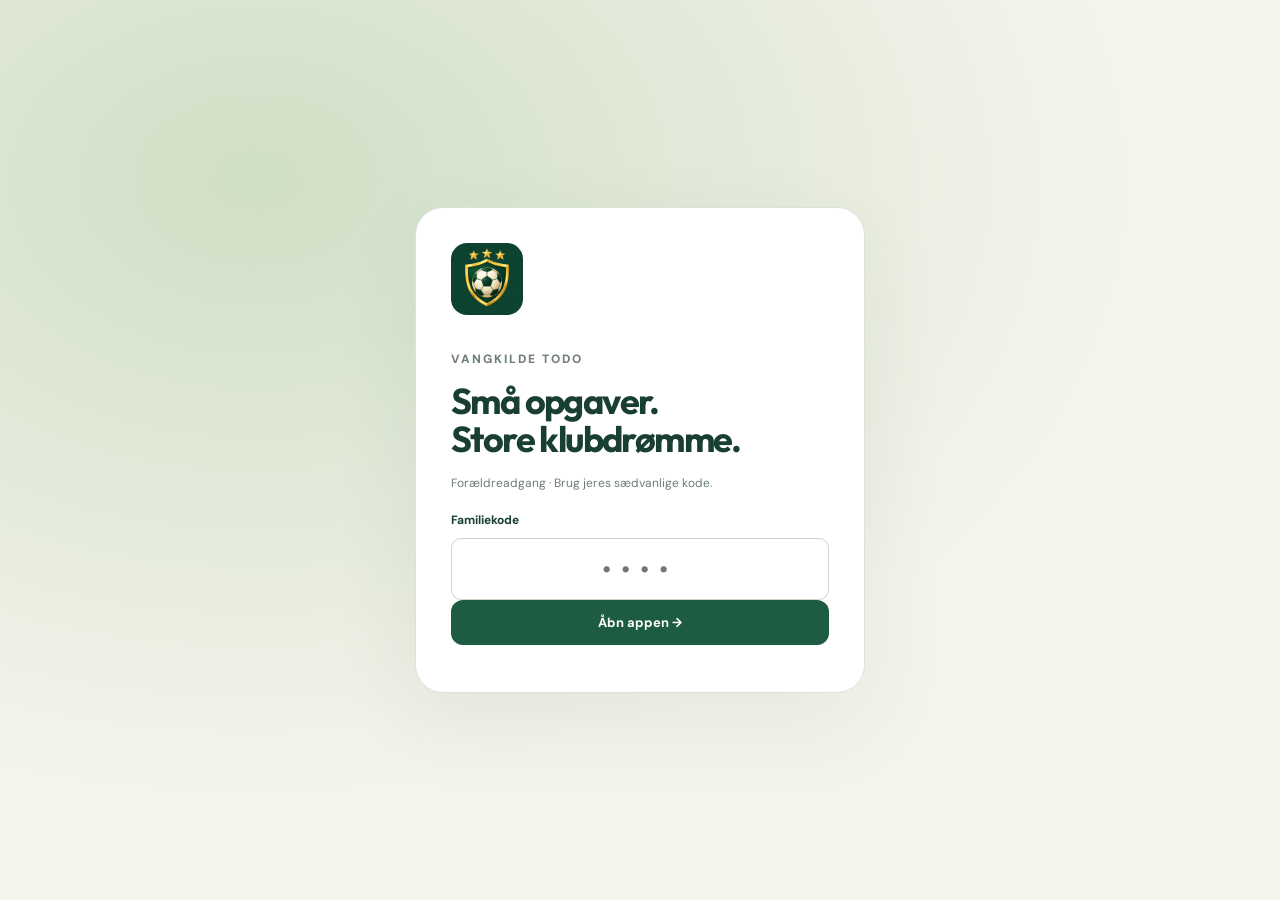
<file: index.html>
<!DOCTYPE html>
<html lang="da">
<head>
<meta charset="UTF-8"><meta name="viewport" content="width=device-width,initial-scale=1">
<meta name="apple-mobile-web-app-capable" content="yes"><meta name="apple-mobile-web-app-status-bar-style" content="default">
<meta name="theme-color" content="#153d32"><meta name="apple-mobile-web-app-title" content="VangkildeToDo">
<title>VangkildeToDo · Min klub</title>
<link rel="apple-touch-icon" sizes="180x180" href="/apple-touch-icon.png?v=football-1"><link rel="manifest" href="/manifest.json?v=football-1"><link rel="stylesheet" href="/styles.css">
<link rel="icon" type="image/png" sizes="32x32" href="/favicon.png?v=football-1">
</head>
<body>
<div id="lockScreen" class="lock-screen"><form id="unlock" class="lock-box"><div class="badge"><img src="/icon-192.png?v=football-1" width="72" height="72" alt="VangkildeToDo klubskjold" style="border-radius:16px"></div><p class="eyebrow">VANGKILDE TODO</p><h1>Små opgaver.<br>Store klubdrømme.</h1><p>Forældreadgang · Brug jeres sædvanlige kode.</p><label for="pinInput">Familiekode</label><input id="pinInput" type="password" inputmode="numeric" maxlength="4" placeholder="••••" autocomplete="off" required><button class="primary">Åbn appen →</button><p id="pinError" role="alert"></p></form></div>
<div id="mainApp" hidden><header class="topbar"><button class="brand" data-action="home"><img src="/icon-192.png?v=football-1" width="40" height="40" alt="" style="border-radius:9px"> <span>VANGKILDE<span class="brand-small">TODO / FOOTBALL CLUB</span></span></button><span id="sync" role="status">Forbinder…</span><button class="icon-button" data-action="parent" aria-label="Forældreadgang">⚙</button></header><main id="view"></main><nav id="nav" aria-label="Hovedmenu"></nav></div>
<dialog id="dialog"><div id="dialogBody"></div><button class="primary" id="closeDialog">Videre →</button></dialog>
<div id="notice" role="status" aria-live="polite"></div>
<script type="module" src="/app.mjs"></script>
</body></html>
</file>
<file: styles.css>
@import url('https://fonts.googleapis.com/css2?family=DM+Sans:wght@400;500;600;700&family=Outfit:wght@400;500;600;700;800&display=swap');
:root{--ink:#193e34;--green:#1d5b43;--paper:#f5f4ec;--muted:#6e7e74;--line:#dde2d6;--gold:#f2cc64}*{box-sizing:border-box}body{margin:0;background:var(--paper);color:var(--ink);font:15px 'DM Sans',system-ui,sans-serif}h1,h2,h3,.brand{font-family:Outfit,system-ui,sans-serif}h1{font-size:clamp(30px,4vw,50px);line-height:1.06;letter-spacing:-1.6px;margin:12px 0 16px}h2{font-size:27px;letter-spacing:-.7px;margin:8px 0 18px}h3{font-size:20px;line-height:1.15;margin:18px 0 9px}p{line-height:1.65}button,input,select{font:inherit}button{cursor:pointer;border:0;min-height:44px;color:inherit}button:disabled{cursor:default;opacity:.6}button:focus-visible,input:focus-visible,select:focus-visible{outline:3px solid #438cf3;outline-offset:3px}button:hover:not(:disabled){filter:brightness(.97)}button:active:not(:disabled){transform:translateY(1px)}[hidden]{display:none!important}.topbar{height:93px;max-width:1260px;margin:auto;display:flex;align-items:center;gap:20px;padding:0 36px;border-bottom:1px solid var(--line)}.brand{display:flex;align-items:center;gap:12px;background:none;font-size:22px;font-weight:800;letter-spacing:1px;text-align:left}.brand-small{display:block;font:9px 'DM Sans',sans-serif;letter-spacing:2px;margin-top:3px}#sync{margin-left:auto;color:var(--muted);font-size:11px}.icon-button{width:44px;border:1px solid var(--line);border-radius:50%;background:none;font-size:23px}main{max-width:1188px;margin:0 auto;padding:36px 0 110px}.eyebrow{font-size:10px;font-weight:800;letter-spacing:2px;margin:0 0 10px;color:var(--green)}.welcome{text-align:center;padding:40px 0 24px}.welcome h1{font-size:clamp(38px,5vw,59px)}.welcome p:not(.eyebrow){color:var(--muted)}.children{display:grid;grid-template-columns:repeat(3,1fr);gap:22px;margin:25px auto;max-width:1020px}.child-card{background:#fff;border:1px solid var(--line);border-radius:25px;padding:35px 28px 25px;text-align:left;box-shadow:0 12px 30px #193e3405;transition:transform .2s}.child-card:hover{transform:translateY(-5px)!important}.child-card h2{font-size:34px;margin:6px 0}.child-card>p{color:var(--muted);margin:0 0 25px}.child-card>div{display:flex;justify-content:space-between;border-top:1px solid var(--line);padding:19px 0}.child-card .eyebrow{display:block;margin-top:23px}.club-badge{display:inline-grid;place-items:center;font-size:35px;background:var(--club);border:5px solid var(--second);width:76px;height:85px;clip-path:polygon(0 0,100% 0,100% 70%,50% 100%,0 70%)}.enter-club{display:block;background:#eef3e8;border-radius:12px;padding:15px;text-align:center;font-size:13px}.home-note{text-align:center;color:var(--muted);font-size:12px}.kidbar{display:flex;align-items:center;gap:20px;font-size:12px;margin-bottom:26px}.kidbar>strong{margin-left:auto;background:#fbebaf;border-radius:30px;padding:12px 20px;font-size:18px}.back{background:none;color:var(--muted);padding:0}.club-heading{display:flex;justify-content:space-between;align-items:center;margin-bottom:26px}.club-heading .club-badge{float:left;margin:0 22px 10px 0}.club-heading h1{font-size:42px;margin:8px 0}.club-heading p:last-child{margin:0;color:var(--muted)}.streak{display:grid;grid-template-columns:auto auto;align-items:center;gap:3px 10px;padding:15px 24px;border:1px solid var(--line);border-radius:16px;font-size:27px}.streak strong{font-size:29px}.streak span{grid-column:1/3;font-size:11px;text-align:center;color:var(--muted)}.dashboard-grid{display:grid;grid-template-columns:minmax(0,1fr) 290px;gap:25px}.world-card{border:1px solid #d9e0d2;border-radius:23px;overflow:hidden;background:white;box-shadow:0 10px 35px #193e3405}.world-card svg{width:100%;display:block}.world-label{display:flex;justify-content:space-between;padding:20px 23px;font-size:10px;letter-spacing:1.5px;font-weight:700}.world-label span:last-child{color:var(--muted);letter-spacing:0}.world-footer{display:flex;align-items:center;justify-content:space-between;gap:18px;padding:20px 22px;font-size:12px}.primary{background:var(--green);color:white;border-radius:12px;padding:14px 20px;font-weight:700;font-size:13px;white-space:normal}.secondary{background:#eef1e7;border:1px solid var(--line);border-radius:12px;padding:12px 17px;font-size:12px;font-weight:700}.daily{background:#eeeee2;border-radius:22px;padding:25px 20px}.daily h2{margin:12px 0 24px}.routine-card{width:100%;display:flex;align-items:center;gap:12px;text-align:left;background:#fff;border-radius:15px;margin:13px 0;padding:19px 13px}.routine-card small{display:block;color:var(--muted);font-size:10px;margin-top:6px}.routine-card>span:last-child{margin-left:auto}.routine-icon{font-size:28px}.tip{display:flex;gap:12px;margin-top:25px;padding-top:17px;border-top:1px solid #d8dcce}.tip>span{font-size:23px;padding-top:13px}.tip p{font-size:12px;color:var(--muted)}.tip strong{color:var(--ink)}.text-button{background:none;text-align:left;font-size:12px;font-weight:700;padding:5px}#nav:not(:empty){position:fixed;z-index:10;bottom:18px;left:50%;transform:translateX(-50%);display:flex;background:#fff;border:1px solid var(--line);border-radius:18px;padding:8px;box-shadow:0 10px 35px #193e341c}#nav button{min-width:81px;display:flex;align-items:center;flex-direction:column;gap:5px;padding:10px;background:none;border-radius:12px}#nav button.active{background:#eaf1e3;color:var(--green)}#nav span{font-size:21px}#nav small{font-size:10px;font-weight:700}.section-heading{display:flex;justify-content:space-between;gap:15px;align-items:center;margin:25px 0}.section-heading h1{margin:6px 0}.section-heading h2{margin:6px 0}.club-world{max-width:950px;margin:0 auto}.club-world svg{max-height:550px}.tabs{display:flex;gap:8px;margin:25px 0;flex-wrap:wrap}.tabs button{background:#e8ecdf;border-radius:30px;padding:12px 23px;font-size:13px;font-weight:700}.tabs .active{background:var(--green);color:#fff}.shop-grid{display:grid;grid-template-columns:repeat(4,minmax(0,1fr));gap:15px}.upgrade{padding:21px;border:1px solid var(--line);background:#fff;border-radius:19px;display:flex;flex-direction:column}.upgrade.owned{background:#edf4e7}.upgrade-top{display:flex;justify-content:space-between;align-items:center;font-size:13px}.item-icon{font-size:23px;background:#f0f2e8;padding:10px;border-radius:12px}.upgrade p{color:var(--muted);font-size:12px;min-height:40px;margin:0 0 12px}.upgrade small{font-size:10px;line-height:1.6;color:var(--muted);margin-bottom:15px}.purchase-actions{margin-top:auto;display:grid;gap:4px}.purchase-actions .primary{padding:12px 7px}.goal-button{background:none;font-size:11px;color:var(--muted)}.routine-page{max-width:680px;margin:auto}.routine-page>p{color:var(--muted)}.timer-card{display:flex;gap:20px;align-items:center;justify-content:space-between;background:var(--ink);color:white;padding:22px;border-radius:20px;margin:25px 0}.timer-card small{font-size:11px;display:block;opacity:.7}.timer-card strong{font-size:32px;font-variant-numeric:tabular-nums}.timer-card .primary{background:var(--gold);color:var(--ink)}.timer-card>span{font-size:11px}.task-list{display:grid;gap:9px}.task{display:flex;align-items:center;justify-content:space-between;background:white;border:1px solid var(--line);padding:17px 20px;border-radius:15px;text-align:left;font-size:17px;min-height:69px;gap:14px}.task.done{background:#e6f0df}.checkbox{flex-shrink:0;display:grid;place-items:center;width:29px;height:29px;border:2px solid #cbd6c4;border-radius:9px}.done .checkbox{background:var(--green);color:white;border-color:var(--green)}.muted{color:var(--muted);font-size:12px}.stats{display:grid;grid-template-columns:repeat(3,1fr);gap:15px;margin:30px 0}.stats>div{background:white;border:1px solid var(--line);border-radius:18px;padding:24px;font-size:26px}.stats strong{font-size:36px}.stats span{display:block;font-size:12px;color:var(--muted);margin-top:12px}.achievement-grid{display:grid;grid-template-columns:repeat(3,1fr);gap:15px}.achievement{border:1px dashed #cbd5c3;border-radius:18px;padding:24px;background:#eee}.achievement>span{font-size:37px;filter:grayscale(1)}.achievement.earned{background:#f6edc8;border:1px solid #dfcf8d}.achievement.earned>span{filter:none}.achievement p,.achievement small{font-size:12px;color:var(--muted)}.reward-info{background:#e9eddf;border-radius:18px;padding:22px;margin:25px 0}.ledger{background:white;border:1px solid var(--line);border-radius:18px;padding:20px}.ledger>div{display:flex;justify-content:space-between;padding:15px 5px;border-bottom:1px solid var(--line);gap:15px}.ledger small{display:block;color:var(--muted);font-size:11px;margin-top:5px}.positive{color:#278149}.lock-screen{position:fixed;inset:0;background:radial-gradient(ellipse at 20% 20%,#cfdfc5,transparent 60%),var(--paper);display:grid;place-items:center;z-index:30;padding:20px}.lock-box{max-width:450px;width:100%;padding:35px;background:#fff;border:1px solid var(--line);border-radius:28px;box-shadow:0 30px 90px #26473612}.lock-box .badge{font-size:49px;margin-bottom:20px}.lock-box h1{font-size:36px}.lock-box>p{font-size:12px;color:var(--muted)}label{display:block;font-size:12px;font-weight:700;margin:18px 0 10px}input,select{display:block;border:1px solid #cbd6c5;padding:13px;width:100%;border-radius:10px;background:#fff;margin-top:7px;color:var(--ink);min-height:48px}input[type=color]{padding:5px}.lock-box input{text-align:center;font-size:26px;letter-spacing:10px}.lock-box .primary{width:100%}#pinError,#parentError{color:#a33333}.form-row{display:flex;gap:20px}.form-row>label{flex:1}dialog{border:1px solid var(--line);border-radius:25px;padding:30px;max-width:440px;width:calc(100% - 30px);max-height:90dvh;overflow:auto;color:var(--ink);box-shadow:0 20px 100px #123a3333}dialog::backdrop{background:#12382fc0;backdrop-filter:blur(4px)}dialog>button{margin-top:20px;width:100%}dialog h2{font-size:31px}dialog p{font-size:14px}.celebrate-icon{font-size:64px}.reward-total{font-size:40px;display:block;color:var(--green)}#notice{position:fixed;bottom:110px;left:50%;transform:translateX(-50%);background:#173d32;color:white;border-radius:14px;padding:16px 24px;z-index:100;max-width:calc(100% - 30px);width:max-content;opacity:0;pointer-events:none;transition:opacity .2s;font-size:13px}#notice.visible{opacity:1}.confetti{position:fixed;top:-30px;z-index:100;pointer-events:none;animation:fall 3s linear forwards;font-size:23px}@keyframes fall{to{transform:translateY(110vh) rotate(360deg)}}.saving [data-action="buy"],.saving [data-action="task"],.saving [data-action="start"]{pointer-events:none;opacity:.65}
@media(max-width:1250px){main{padding:25px 28px 110px}}@media(max-width:950px){.dashboard-grid{grid-template-columns:1fr}.daily{display:grid;grid-template-columns:1fr 1fr;gap:0 18px}.daily h2,.daily>.eyebrow{grid-column:1/-1}.daily .tip{margin-top:0}.shop-grid{grid-template-columns:repeat(3,1fr)}.children{gap:12px}.child-card{padding:25px 20px}}@media(max-width:650px){main{padding:20px 16px 110px}.topbar{height:76px;padding:0 16px;gap:9px}.brand{font-size:15px;padding:0;gap:7px}.brand-small{font-size:7px;letter-spacing:1px}#sync{font-size:9px;max-width:86px;text-align:right}.welcome{padding-top:22px}.children{grid-template-columns:1fr}.child-card{position:relative;padding:23px 23px 18px}.child-card .club-badge{float:right}.child-card .eyebrow{margin-top:0}.child-card>p{margin-bottom:15px}.child-card h2{font-size:31px}.child-card>div{padding:12px 0}.club-heading h1{font-size:30px;overflow-wrap:anywhere}.club-heading .club-badge{width:52px;height:60px;font-size:24px;margin-right:12px}.club-heading .eyebrow{font-size:7px;letter-spacing:1px}.club-heading p:last-child{font-size:11px}.streak{padding:10px;font-size:20px;margin-left:12px}.streak strong{font-size:22px}.streak span{font-size:8px}.kidbar{gap:12px;margin-bottom:23px}.kidbar>span{font-size:10px}.kidbar>strong{padding:10px 14px;font-size:15px}.world-footer{padding:15px;flex-wrap:wrap;gap:12px}.world-footer .primary{width:100%}.world-label{padding:15px;font-size:8px}.daily{display:block}.routine-card{padding:18px}.daily .tip{margin-top:20px}.shop-grid{grid-template-columns:repeat(2,minmax(0,1fr));gap:10px}.upgrade{padding:15px 12px}.upgrade h3{font-size:18px}.upgrade .item-icon{font-size:18px;padding:8px}.upgrade-top{font-size:11px}.section-heading{align-items:flex-start}.section-heading h1{font-size:29px}.section-heading>.muted{display:none}.section-heading>.secondary{max-width:120px;font-size:10px}.tabs{gap:6px}.tabs button{flex:1 1 40%;font-size:12px;padding:10px 12px}.stats{gap:8px}.stats>div{padding:14px;font-size:18px}.stats strong{font-size:26px}.stats span{font-size:10px}.achievement-grid{grid-template-columns:1fr 1fr}.achievement{padding:18px}.achievement h3{font-size:18px}#nav:not(:empty){bottom:0;left:0;transform:none;width:100%;border-radius:16px 16px 0 0;padding:6px 4px max(6px,env(safe-area-inset-bottom));justify-content:space-around}#nav button{min-width:0;width:16.66%;padding:8px 2px}#nav small{font-size:9px}#nav span{font-size:20px}.timer-card{padding:17px;flex-wrap:wrap;gap:12px}.timer-card>span{width:100%}.task{font-size:15px;padding:16px}.home-note{font-size:11px}.lock-box{padding:26px}.lock-box h1{font-size:33px}}@media(prefers-reduced-motion:reduce){*,*::before,*::after{animation:none!important;transition:none!important;scroll-behavior:auto!important}}
/* Shared iPad routine board: three independent columns in both orientations. */
.family-routines{max-width:1020px;margin:16px auto 30px;padding:22px 26px;background:#e4ecdc;border:1px solid #d4dfcb;border-radius:22px;display:flex;align-items:center;justify-content:space-between;gap:20px}.family-routines h2{margin:0}.family-routine-buttons{display:flex;gap:12px}.family-routine-buttons button{min-height:56px;padding:15px 24px}.shared-heading{display:flex;align-items:center;justify-content:space-between;gap:20px}.shared-heading h1{font-size:38px}.shared-heading p:last-child{color:var(--muted);margin-bottom:8px}.shared-tabs{display:flex;gap:10px;margin:20px 0 10px}.shared-tabs button{background:#e5eadf;border-radius:13px;padding:15px 28px;min-height:52px;font-weight:700}.shared-tabs .active{background:var(--green);color:white}.shared-hint{color:var(--muted);font-size:13px;margin:10px 0 20px}.routine-board-wrap{overflow-x:auto;padding-bottom:8px}.routine-board{display:grid;grid-template-columns:repeat(3,minmax(0,1fr));gap:16px;min-width:630px}.routine-column{--column-color:#1d5b43;background:#fff;border:1px solid var(--line);border-top:5px solid var(--column-color);border-radius:20px;overflow:hidden;display:flex;flex-direction:column;padding:16px}.column-1{--column-color:#3655a3}.column-2{--column-color:#9d5721}.column-header{padding-bottom:16px}.column-name{display:flex;align-items:center;justify-content:space-between;gap:8px}.column-name h2{font-size:27px;margin:0;color:var(--column-color)}.column-name>span{font-size:13px;font-weight:700}.column-timer{display:flex;justify-content:space-between;align-items:center;margin:17px 0 14px;gap:8px}.column-timer strong{font-size:26px;font-variant-numeric:tabular-nums}.column-timer small{font-size:11px;color:var(--muted)}.column-header .primary{width:100%;min-height:48px;background:var(--column-color)}.column-tasks{display:grid;gap:9px}.column-tasks .task{height:74px;min-height:74px;padding:12px;font-size:15px;line-height:1.3;gap:9px;touch-action:manipulation}.column-tasks .task:disabled{opacity:1}.column-tasks .checkbox{width:27px;height:27px}.column-result{margin:14px 0;flex:1;font-size:12px;color:var(--muted);text-align:center;min-height:68px}.inline-reward{padding:18px 8px;border-radius:14px;background:#edf5df;color:var(--green)}.inline-reward>span{font-size:25px}.inline-reward h3{margin:6px 0;font-size:21px}.inline-reward>strong{font-size:30px}.inline-reward p{margin:7px 0;font-size:12px}.visit-own-club{width:100%;min-height:48px}.shared-routines .routine-column{animation:none}
@media(min-width:700px) and (max-width:1000px){.routine-board{gap:10px}.routine-column{padding:12px}.column-name h2{font-size:24px}.column-tasks .task{font-size:14px;height:80px}.column-timer strong{font-size:24px}}
@media(max-width:699px){.family-routines{display:block;padding:20px}.family-routine-buttons{margin-top:17px;flex-wrap:wrap}.family-routine-buttons button{flex:1}.shared-heading{align-items:flex-start;flex-direction:column;gap:3px}.shared-heading h1{font-size:29px}.shared-heading p:last-child{font-size:12px}.shared-tabs button{flex:1;padding:13px}.routine-board{gap:10px}.routine-column{padding:10px}.column-name h2{font-size:23px}.column-tasks .task{font-size:13px}.column-timer strong{font-size:22px}.column-timer small{font-size:10px}}
/* Illustrated football world and catalogue, using the same isometric assets. */
.world-card{background:#e3ecdf;border-color:#bfcfc0}.club-world{max-width:1188px}.club-world svg.club-illustration{max-height:none;aspect-ratio:1430/905}.world-footer,.world-label{background:#fafbf6}.upgrade{position:relative;overflow:hidden;padding:17px}.upgrade-top{position:relative;z-index:1}.upgrade-state{text-transform:uppercase;letter-spacing:1.3px;font-size:9px;color:#5c7568}.upgrade-picture{margin:10px -17px 0;background:radial-gradient(ellipse at 50% 75%,#dbe8d5 0%,#f1f5eb 75%);height:158px;overflow:hidden}.upgrade-art{width:100%;height:100%;display:block}.upgrade h3{margin-top:15px}.purchase-illustration{height:190px;background:radial-gradient(ellipse at center,#dce9d3,#fafbf5);border-radius:16px;animation:construction-reveal .4s ease-out}.purchase-illustration svg{height:100%;width:100%}@keyframes construction-reveal{from{opacity:0;transform:translateY(10px) scale(.95)}to{opacity:1;transform:none}}@media(max-width:650px){.upgrade-picture{height:135px;margin-left:-12px;margin-right:-12px}.upgrade{padding:12px}.world-label{font-size:8px}.club-world{margin-left:-8px;margin-right:-8px}}@media(prefers-reduced-motion:reduce){.purchase-illustration{animation:none}}
/* Stjernebanken uses the existing club palette and illustration style. */
.child-bank-card{min-width:0}.child-bank-card>.child-card{width:100%}.bank-summary{width:100%;display:flex;align-items:center;gap:12px;text-align:left;background:#e7ecdf;border:1px solid #c4d2bf;border-radius:17px;padding:17px;margin:12px 0 22px;color:#204b3b;min-height:92px}.bank-summary>span:nth-child(2){display:grid;gap:5px;flex:1}.bank-summary b{font-size:20px}.bank-summary small{font-size:12px;line-height:1.5}.bank-seal{font:700 28px Georgia,serif;border:2px solid #b19553;border-radius:50%;padding:7px 12px;color:#81652c}.bank-page{max-width:1000px;margin:auto}.bank-hero{position:relative;background:linear-gradient(120deg,#123c30,#28654a);color:#fff7dd;border-radius:24px;padding:32px;margin:24px 0}.bank-hero>strong{display:block;font-size:clamp(28px,5vw,52px);overflow-wrap:anywhere;margin:12px 0}.bank-hero small{font-size:18px;font-weight:400}.bank-rate{display:inline-block;background:#edcf7a;color:#263f2d;border-radius:20px;padding:8px 13px;font-weight:bold}.bank-totals{display:grid;grid-template-columns:repeat(4,1fr);gap:12px}.bank-totals>div{padding:18px;background:#e9eddf;border-radius:14px;font-size:13px}.bank-totals strong{display:block;font-size:23px;margin-top:8px;overflow-wrap:anywhere}.bank-transfers{display:grid;grid-template-columns:1fr 1fr;gap:20px;margin:26px 0}.bank-transfer,.bank-learning,.bank-history{padding:25px;border:1px solid #d3dbca;border-radius:20px;background:#fafbf6;margin-bottom:20px}.bank-transfer{margin:0}.bank-transfer input{width:100%;min-height:48px}.bank-transfer>.primary{width:100%;min-height:48px}.bank-quick{display:flex;gap:8px;flex-wrap:wrap;margin:14px 0}.bank-quick button{padding:12px 15px;min-height:44px;border-radius:9px;background:#e2e9d9}.bank-quick button:disabled{opacity:.35}.bank-forecast>div{display:grid;grid-template-columns:90px 1fr 110px;align-items:center;gap:12px;margin:16px 0}.bank-forecast strong{text-align:right}.bank-bar{height:19px;background:#e3e9dc;border-radius:12px;overflow:hidden}.bank-bar i{display:block;height:100%;background:#43805c;border-radius:12px;min-width:0}.bank-building{cursor:pointer;outline:none}.bank-building:hover,.bank-building:focus-visible{filter:drop-shadow(0 0 5px #bb9237)}.bank-learning p,.bank-history p{line-height:1.7}#nav{max-width:calc(100vw - 16px)}#nav button{min-width:0}
@media(max-width:700px){.bank-totals{grid-template-columns:1fr 1fr}.bank-transfers{grid-template-columns:1fr}.bank-hero{padding:22px}.bank-forecast>div{grid-template-columns:72px 1fr 92px;font-size:12px}.bank-transfer,.bank-learning,.bank-history{padding:18px}#nav button{padding-left:8px;padding-right:8px}}
</file>
